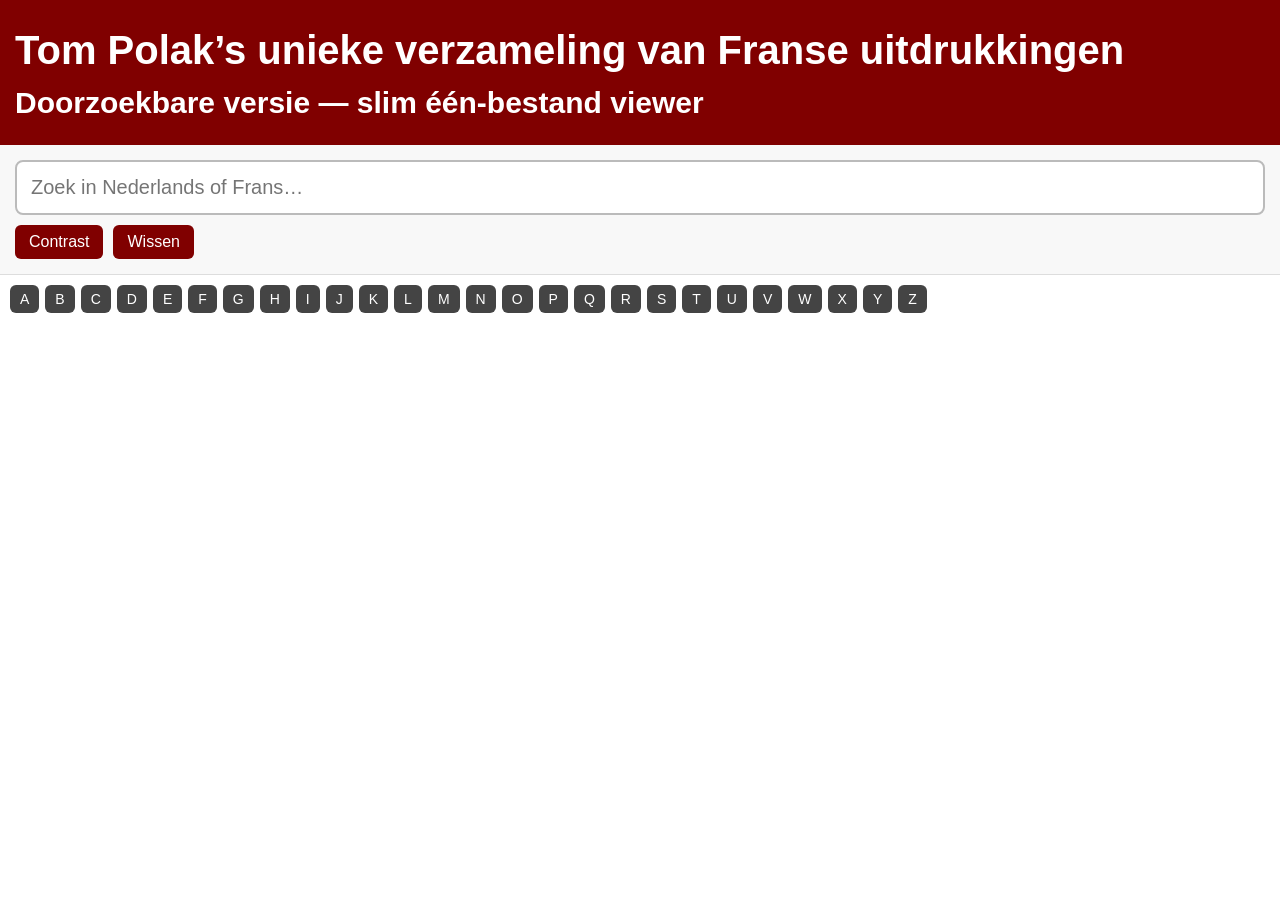
<file: taalarchief-slim.html>
<!doctype html>
<html lang="nl">
<head>
<meta charset="utf-8">
<title>Tom Polak’s Franse Uitdrukkingen — Slimme Viewer</title>
<meta name="viewport" content="width=device-width, initial-scale=1">

<style>
  body {
    font-family: "Segoe UI", Arial, sans-serif;
    font-size: 20px;
    line-height: 1.5;
    margin: 0;
    background: #ffffff;
    color: #111;
  }

  header {
    background: #800000;
    color: #fff;
    padding: 20px 15px;
    position: sticky;
    top: 0;
    z-index: 10;
  }

  h1, h2 {
    margin: 0;
    padding: 0;
  }

  .panel {
    padding: 15px;
    background: #f8f8f8;
    border-bottom: 1px solid #ddd;
  }

  input[type="search"] {
    width: 100%;
    padding: 14px;
    font-size: 20px;
    border: 2px solid #bbb;
    border-radius: 8px;
  }

  .toolbar {
    display: flex;
    gap: 10px;
    margin-top: 10px;
    flex-wrap: wrap;
  }

  button {
    padding: 8px 14px;
    border: none;
    background: #800000;
    color: #fff;
    border-radius: 6px;
    cursor: pointer;
    font-size: 16px;
  }

  button:hover {
    background: #5e0000;
  }

  .contrast {
    background: #333;
  }

  .contrast-mode body, .contrast-mode table {
    background: #000 !important;
    color: #fff !important;
  }

  .alphabet {
    padding: 10px;
    display: flex;
    flex-wrap: wrap;
    gap: 6px;
  }

  .alphabet button {
    background: #444;
    font-size: 14px;
    padding: 6px 10px;
  }

  table {
    width: 100%;
    border-collapse: collapse;
    margin: 15px 0;
    font-size: 20px;
  }

  th, td {
    padding: 10px;
    border-bottom: 1px solid #eee;
  }

  tr.hide {
    display: none;
  }

  mark {
    background: yellow;
    padding: 0 2px;
  }
</style>
</head>

<body>

<header>
  <h1>Tom Polak’s unieke verzameling van Franse uitdrukkingen</h1>
  <h2>Doorzoekbare versie — slim één-bestand viewer</h2>
</header>

<div class="panel">
  <input id="zoek" type="search" placeholder="Zoek in Nederlands of Frans…">
  <div class="toolbar">
    <button onclick="toggleContrast()">Contrast</button>
    <button onclick="wis()">Wissen</button>
  </div>
</div>

<div class="alphabet">
  <script>
    document.write(
      [..."ABCDEFGHIJKLMNOPQRSTUVWXYZ"]
        .map(l => `<button onclick="scrollToLetter('${l}')">${l}</button>`)
        .join("")
    );
  </script>
</div>

<!-- =============================== -->
<!-- HIER KOMT TOMS TABEL (PLAKKEN) -->
<!-- =============================== -->

<!-- Vervang onderstaande placeholder -->
<div id="tabelcontainer">
  <!-- PLAK HIER DE VOLLEDIGE TABEL UIT woordenlijst_V2.html -->
  <!-- Voorbeeld -->
  <!-- <table> … </table> -->
</div>

<script>
  const zoek = document.getElementById('zoek');

  function wis() {
    zoek.value = "";
    filter();
  }

  function filter() {
    const q = zoek.value.toLowerCase();
    const rows = document.querySelectorAll("tbody tr");

    rows.forEach(row => {
      const text = row.innerText.toLowerCase();

      if (q === "" || text.includes(q)) {
        row.classList.remove("hide");
        highlight(row, q);
      } else {
        row.classList.add("hide");
      }
    });
  }

  function highlight(row, q) {
    if (!q) {
      row.innerHTML = row.innerHTML.replace(/<mark>|<\/mark>/g, "");
      return;
    }

    const regex = new RegExp(`(${q})`, "gi");

    [...row.children].forEach(cell => {
      const t = cell.textContent;
      cell.innerHTML = t.replace(regex, "<mark>$1</mark>");
    });
  }

  zoek.addEventListener("input", () => filter());

  function toggleContrast() {
    document.body.classList.toggle("contrast-mode");
  }

  function scrollToLetter(letter) {
    const rows = document.querySelectorAll("tbody tr:not(.hide)");

    for (const r of rows) {
      const txt = r.innerText.trim().toUpperCase();
      if (txt.startsWith(letter)) {
        r.scrollIntoView({ behavior: "smooth", block: "start" });
        return;
      }
    }
  }
</script>

</body>
</html>
</file>
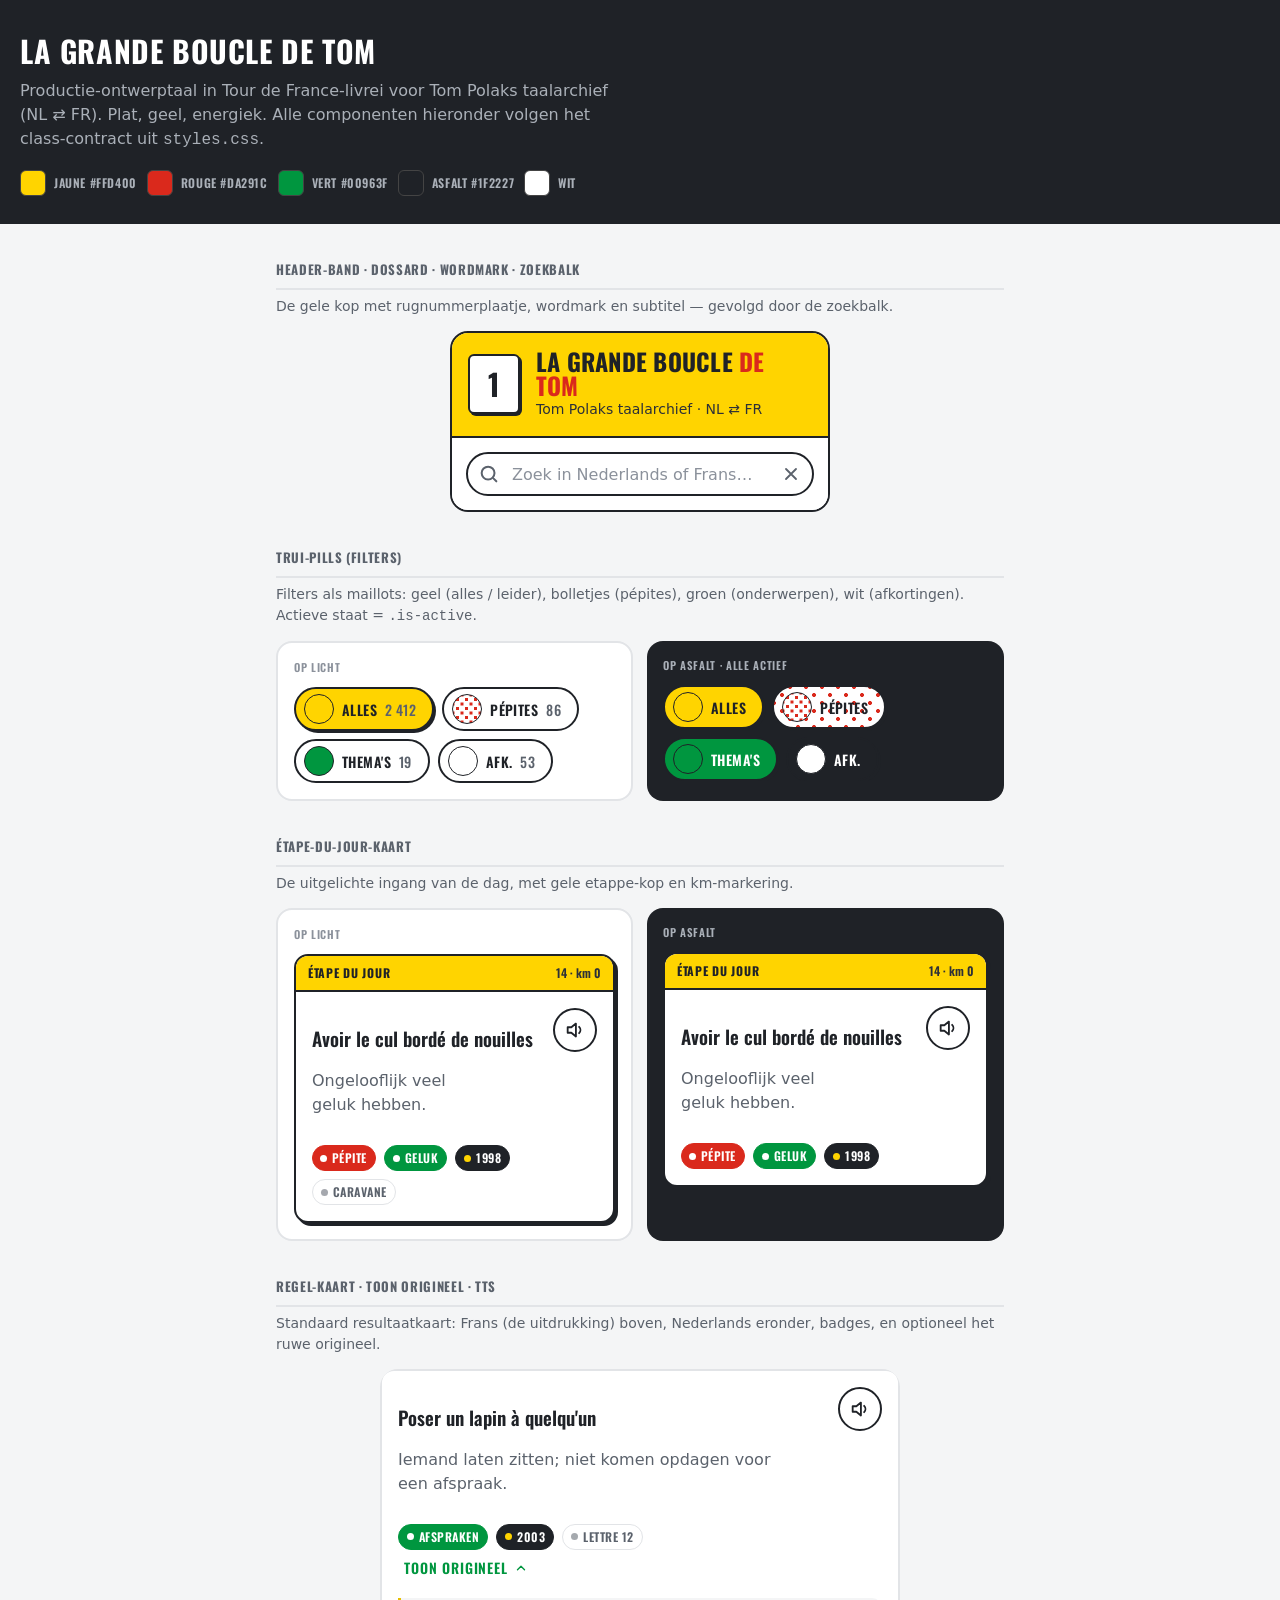
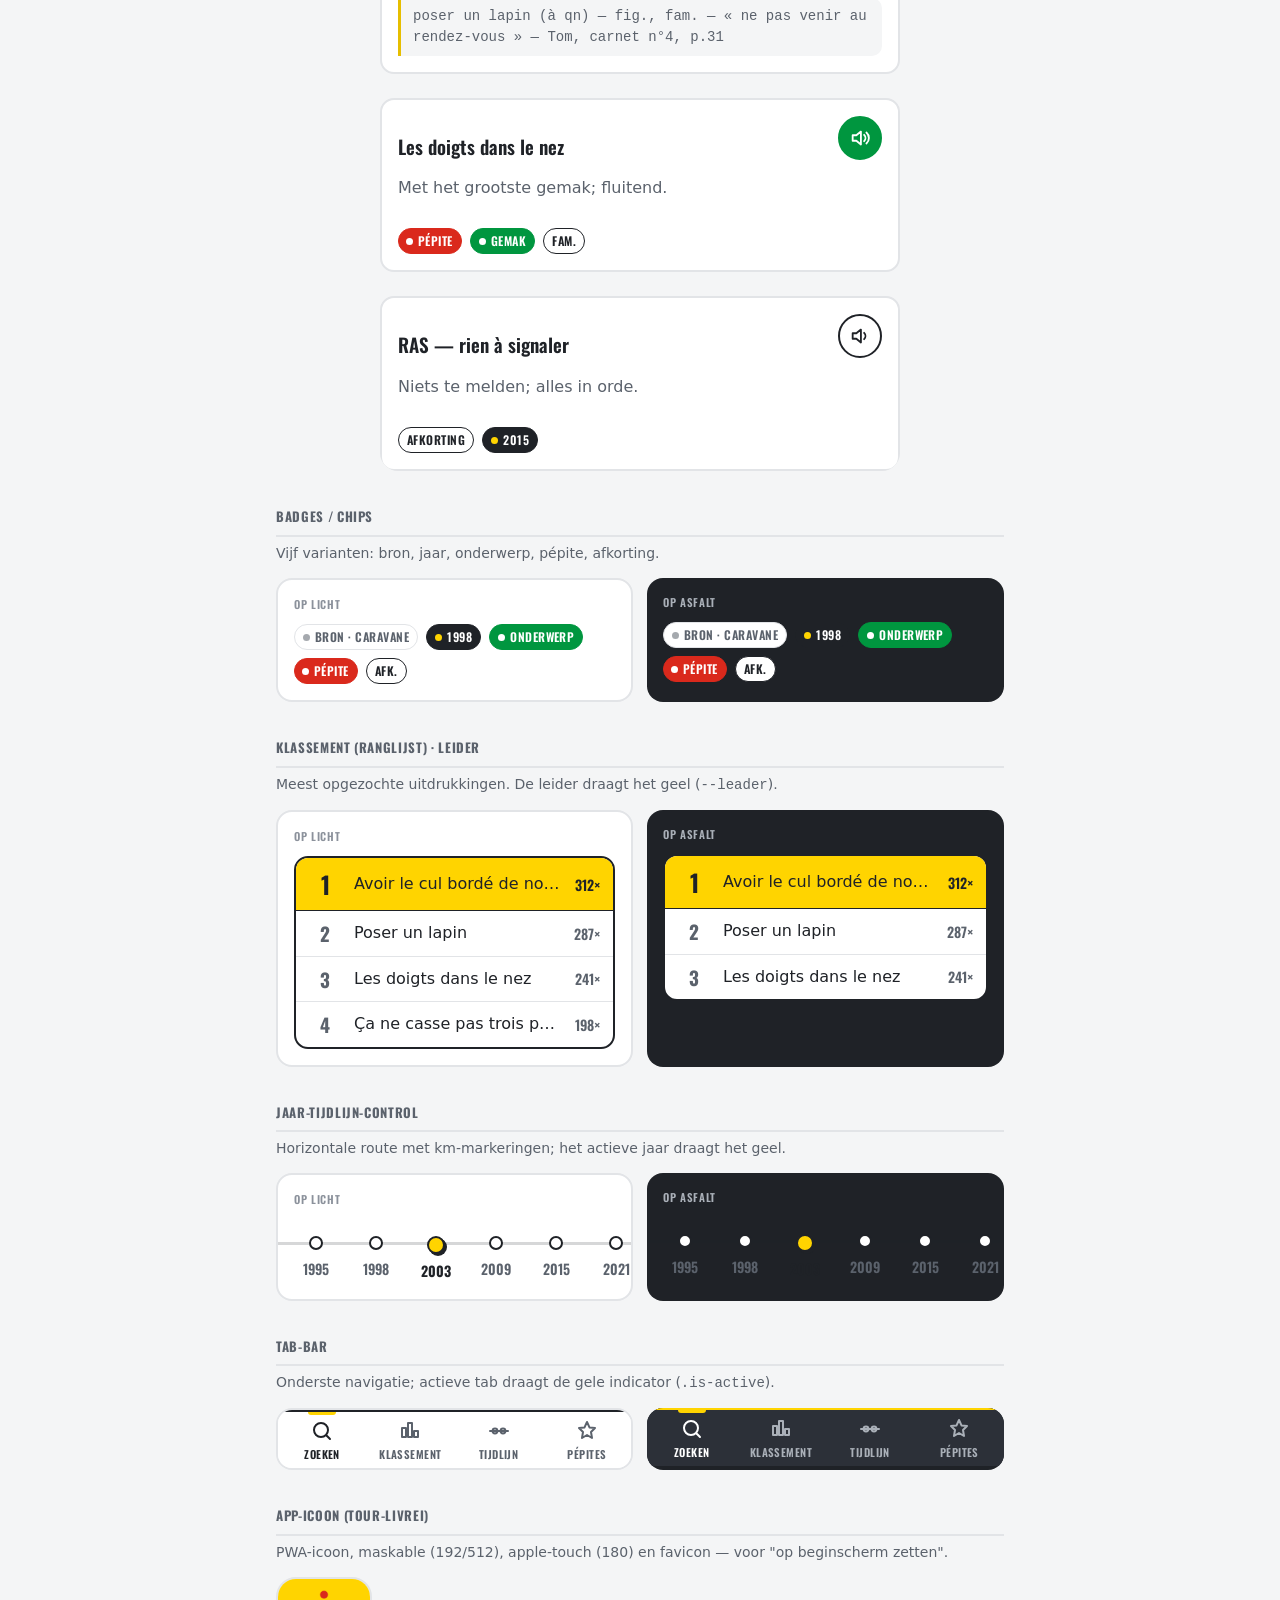
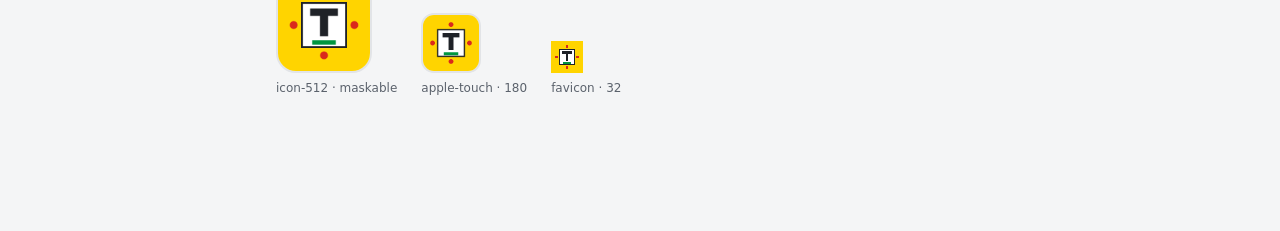
<file: design/styleguide.html>
<!doctype html>
<html lang="nl">
<head>
<meta charset="utf-8">
<meta name="viewport" content="width=device-width, initial-scale=1">
<title>La Grande Boucle de Tom — styleguide</title>

<link rel="preconnect" href="https://fonts.googleapis.com">
<link rel="preconnect" href="https://fonts.gstatic.com" crossorigin>
<link href="https://fonts.googleapis.com/css2?family=Oswald:wght@400;500;600;700&display=swap" rel="stylesheet">

<link rel="stylesheet" href="../styles.css">
<link rel="icon" href="../icons/favicon.svg" type="image/svg+xml">

<style>
  /* --- alleen voor de styleguide-pagina zelf (niet voor productie) --- */
  body { margin: 0; background: var(--gb-bg); }
  .sg-top {
    background: var(--gb-asphalt);
    color: var(--gb-on-dark);
    padding: 28px 20px;
  }
  .sg-top h1 {
    margin: 0;
    font-family: var(--gb-font-display);
    font-weight: 700;
    text-transform: uppercase;
    letter-spacing: 0.02em;
    font-size: 30px;
    color: #fff;
  }
  .sg-top p { margin: 6px 0 0; color: var(--gb-on-dark-soft); max-width: 60ch; }
  .sg-swatches { display: flex; flex-wrap: wrap; gap: 10px; margin-top: 18px; }
  .sg-swatch {
    display: flex; align-items: center; gap: 8px;
    font-family: var(--gb-font-display); font-size: 12px; font-weight: 600;
    text-transform: uppercase; letter-spacing: .05em; color: var(--gb-on-dark-soft);
  }
  .sg-swatch i {
    width: 26px; height: 26px; border-radius: 6px; border: 1.5px solid #444;
    display: block;
  }
  .sg-wrap { max-width: 760px; margin: 0 auto; padding: 0 16px 80px; }
  .sg-section { margin-top: 36px; }
  .sg-section > h2 {
    font-family: var(--gb-font-display); font-weight: 700; text-transform: uppercase;
    letter-spacing: .05em; font-size: 13px; color: var(--gb-ink-soft);
    margin: 0 0 4px; padding-bottom: 8px; border-bottom: 2px solid var(--gb-line);
  }
  .sg-section > p.note { margin: 6px 0 14px; color: var(--gb-ink-soft); font-size: 14px; }
  /* paneel licht / donker naast elkaar */
  .sg-panels { display: grid; gap: 14px; }
  @media (min-width: 720px) { .sg-panels { grid-template-columns: 1fr 1fr; } }
  .sg-panel { padding: 16px; border-radius: 16px; }
  .sg-panel--light { background: #fff; border: 2px solid var(--gb-line); }
  .sg-panel--dark { background: var(--gb-asphalt); }
  .sg-panel__tag {
    font-family: var(--gb-font-display); font-weight: 600; font-size: 11px;
    text-transform: uppercase; letter-spacing: .06em; margin-bottom: 12px;
  }
  .sg-panel--light .sg-panel__tag { color: var(--gb-ink-faint); }
  .sg-panel--dark .sg-panel__tag { color: var(--gb-on-dark-soft); }
  .sg-stack { display: grid; gap: 12px; }
  .sg-mockup { max-width: 380px; margin: 0 auto; border-radius: 18px; overflow: hidden; border: 2px solid var(--gb-asphalt); }
  .sg-cardlist { display: grid; gap: 12px; }
</style>
</head>
<body class="gb">

<header class="sg-top">
  <h1>La Grande Boucle de Tom</h1>
  <p>Productie-ontwerptaal in Tour de France-livrei voor Tom Polaks taalarchief (NL ⇄ FR). Plat, geel, energiek. Alle componenten hieronder volgen het class-contract uit <code>styles.css</code>.</p>
  <div class="sg-swatches">
    <span class="sg-swatch"><i style="background:#FFD400"></i>Jaune #FFD400</span>
    <span class="sg-swatch"><i style="background:#DA291C"></i>Rouge #DA291C</span>
    <span class="sg-swatch"><i style="background:#00963F"></i>Vert #00963F</span>
    <span class="sg-swatch"><i style="background:#1f2227"></i>Asfalt #1f2227</span>
    <span class="sg-swatch"><i style="background:#fff"></i>Wit</span>
  </div>
</header>

<div class="sg-wrap">

  <!-- ============ HEADER + DOSSARD + WORDMARK + ZOEK ============ -->
  <section class="sg-section">
    <h2>Header-band · dossard · wordmark · zoekbalk</h2>
    <p class="note">De gele kop met rugnummerplaatje, wordmark en subtitel — gevolgd door de zoekbalk.</p>
    <div class="sg-mockup">
      <header class="gb-header">
        <div class="gb-dossard">1</div>
        <div>
          <h1 class="gb-wordmark">La grande boucle <em>de Tom</em></h1>
          <p class="gb-sub">Tom Polaks taalarchief · NL ⇄ FR</p>
        </div>
      </header>
      <div style="padding:14px;background:#fff;">
        <div class="gb-search">
          <svg class="gb-search__icon" viewBox="0 0 24 24" fill="none" stroke="currentColor" stroke-width="2.2"><circle cx="11" cy="11" r="7"/><path d="m20 20-3.2-3.2" stroke-linecap="round"/></svg>
          <input type="search" placeholder="Zoek in Nederlands of Frans…" aria-label="Zoek">
          <button class="gb-search__clear" aria-label="Wissen">
            <svg viewBox="0 0 24 24" width="20" height="20" fill="none" stroke="currentColor" stroke-width="2.2"><path d="M6 6l12 12M18 6 6 18" stroke-linecap="round"/></svg>
          </button>
        </div>
      </div>
    </div>
  </section>

  <!-- ============ TRUI-PILLS ============ -->
  <section class="sg-section">
    <h2>Trui-pills (filters)</h2>
    <p class="note">Filters als maillots: geel (alles / leider), bolletjes (pépites), groen (onderwerpen), wit (afkortingen). Actieve staat = <code>.is-active</code>.</p>
    <div class="sg-panels">
      <div class="sg-panel sg-panel--light">
        <div class="sg-panel__tag">Op licht</div>
        <div class="gb-jerseys">
          <button class="gb-jersey gb-jersey--jaune is-active"><span class="gb-jersey__swatch"></span>Alles <span class="gb-jersey__count">2 412</span></button>
          <button class="gb-jersey gb-jersey--pois"><span class="gb-jersey__swatch"></span>Pépites <span class="gb-jersey__count">86</span></button>
          <button class="gb-jersey gb-jersey--vert"><span class="gb-jersey__swatch"></span>Thema's <span class="gb-jersey__count">19</span></button>
          <button class="gb-jersey gb-jersey--afk"><span class="gb-jersey__swatch"></span>Afk. <span class="gb-jersey__count">53</span></button>
        </div>
      </div>
      <div class="sg-panel sg-panel--dark">
        <div class="sg-panel__tag">Op asfalt · alle actief</div>
        <div class="gb-jerseys">
          <button class="gb-jersey gb-jersey--jaune is-active"><span class="gb-jersey__swatch"></span>Alles</button>
          <button class="gb-jersey gb-jersey--pois is-active"><span class="gb-jersey__swatch"></span>Pépites</button>
          <button class="gb-jersey gb-jersey--vert is-active"><span class="gb-jersey__swatch"></span>Thema's</button>
          <button class="gb-jersey gb-jersey--afk is-active"><span class="gb-jersey__swatch"></span>Afk.</button>
        </div>
      </div>
    </div>
  </section>

  <!-- ============ ÉTAPE DU JOUR ============ -->
  <section class="sg-section">
    <h2>Étape-du-jour-kaart</h2>
    <p class="note">De uitgelichte ingang van de dag, met gele etappe-kop en km-markering.</p>
    <div class="sg-panels">
      <div class="sg-panel sg-panel--light">
        <div class="sg-panel__tag">Op licht</div>
        <article class="gb-etape">
          <div class="gb-etape__head">
            <span class="gb-etape__flag">Étape du jour</span>
            <span class="gb-etape__km">14 · km 0</span>
          </div>
          <div class="gb-etape__body">
            <div class="gb-card__row">
              <div>
                <p class="gb-fr">Avoir le cul bordé de nouilles</p>
                <p class="gb-nl">Ongelooflijk veel geluk hebben.</p>
              </div>
              <button class="gb-tts" aria-label="Lees voor">
                <svg viewBox="0 0 24 24" fill="none" stroke="currentColor" stroke-width="2"><path d="M4 9v6h4l5 4V5L8 9H4z" stroke-linejoin="round"/><path d="M16.5 8.5a5 5 0 0 1 0 7" stroke-linecap="round"/></svg>
              </button>
            </div>
            <div class="gb-badges">
              <span class="gb-chip gb-chip--pepite">Pépite</span>
              <span class="gb-chip gb-chip--topic">Geluk</span>
              <span class="gb-chip gb-chip--year">1998</span>
              <span class="gb-chip gb-chip--source">Caravane</span>
            </div>
          </div>
        </article>
      </div>
      <div class="sg-panel sg-panel--dark">
        <div class="sg-panel__tag">Op asfalt</div>
        <article class="gb-etape">
          <div class="gb-etape__head">
            <span class="gb-etape__flag">Étape du jour</span>
            <span class="gb-etape__km">14 · km 0</span>
          </div>
          <div class="gb-etape__body">
            <div class="gb-card__row">
              <div>
                <p class="gb-fr">Avoir le cul bordé de nouilles</p>
                <p class="gb-nl">Ongelooflijk veel geluk hebben.</p>
              </div>
              <button class="gb-tts" aria-label="Lees voor">
                <svg viewBox="0 0 24 24" fill="none" stroke="currentColor" stroke-width="2"><path d="M4 9v6h4l5 4V5L8 9H4z" stroke-linejoin="round"/><path d="M16.5 8.5a5 5 0 0 1 0 7" stroke-linecap="round"/></svg>
              </button>
            </div>
            <div class="gb-badges">
              <span class="gb-chip gb-chip--pepite">Pépite</span>
              <span class="gb-chip gb-chip--topic">Geluk</span>
              <span class="gb-chip gb-chip--year">1998</span>
            </div>
          </div>
        </article>
      </div>
    </div>
  </section>

  <!-- ============ REGEL-KAART + RAW + TTS ============ -->
  <section class="sg-section">
    <h2>Regel-kaart · toon origineel · TTS</h2>
    <p class="note">Standaard resultaatkaart: Frans (de uitdrukking) boven, Nederlands eronder, badges, en optioneel het ruwe origineel.</p>
    <div class="sg-cardlist sg-mockup" style="border:none;max-width:520px;display:grid;gap:12px;padding:0;">
      <article class="gb-card">
        <div class="gb-card__row">
          <div>
            <p class="gb-fr">Poser un lapin à quelqu'un</p>
            <p class="gb-nl">Iemand laten zitten; niet komen opdagen voor een afspraak.</p>
          </div>
          <button class="gb-tts" aria-label="Lees voor">
            <svg viewBox="0 0 24 24" fill="none" stroke="currentColor" stroke-width="2"><path d="M4 9v6h4l5 4V5L8 9H4z" stroke-linejoin="round"/><path d="M16.5 8.5a5 5 0 0 1 0 7" stroke-linecap="round"/></svg>
          </button>
        </div>
        <div class="gb-badges">
          <span class="gb-chip gb-chip--topic">Afspraken</span>
          <span class="gb-chip gb-chip--year">2003</span>
          <span class="gb-chip gb-chip--source">Lettre 12</span>
        </div>
        <button class="gb-toggle" aria-expanded="true" aria-controls="raw-1">
          Toon origineel
          <svg class="gb-toggle__chev" viewBox="0 0 24 24" width="14" height="14" fill="none" stroke="currentColor" stroke-width="2.4"><path d="m6 9 6 6 6-6" stroke-linecap="round" stroke-linejoin="round"/></svg>
        </button>
        <div class="gb-raw" id="raw-1">poser un lapin (à qn) — fig., fam. — « ne pas venir au rendez-vous » — Tom, carnet n°4, p.31</div>
      </article>

      <article class="gb-card">
        <div class="gb-card__row">
          <div>
            <p class="gb-fr">Les doigts dans le nez</p>
            <p class="gb-nl">Met het grootste gemak; fluitend.</p>
          </div>
          <button class="gb-tts is-playing" aria-label="Bezig met voorlezen">
            <svg viewBox="0 0 24 24" fill="none" stroke="currentColor" stroke-width="2"><path d="M4 9v6h4l5 4V5L8 9H4z" stroke-linejoin="round"/><path d="M16.5 8.5a5 5 0 0 1 0 7" stroke-linecap="round"/><path d="M19 6a8 8 0 0 1 0 12" stroke-linecap="round"/></svg>
          </button>
        </div>
        <div class="gb-badges">
          <span class="gb-chip gb-chip--pepite">Pépite</span>
          <span class="gb-chip gb-chip--topic">Gemak</span>
          <span class="gb-chip gb-chip--afk">fam.</span>
        </div>
      </article>

      <article class="gb-card">
        <div class="gb-card__row">
          <div>
            <p class="gb-fr">RAS — rien à signaler</p>
            <p class="gb-nl">Niets te melden; alles in orde.</p>
          </div>
          <button class="gb-tts" aria-label="Lees voor">
            <svg viewBox="0 0 24 24" fill="none" stroke="currentColor" stroke-width="2"><path d="M4 9v6h4l5 4V5L8 9H4z" stroke-linejoin="round"/><path d="M16.5 8.5a5 5 0 0 1 0 7" stroke-linecap="round"/></svg>
          </button>
        </div>
        <div class="gb-badges">
          <span class="gb-chip gb-chip--afk">Afkorting</span>
          <span class="gb-chip gb-chip--year">2015</span>
        </div>
      </article>
    </div>
  </section>

  <!-- ============ BADGES / CHIPS ============ -->
  <section class="sg-section">
    <h2>Badges / chips</h2>
    <p class="note">Vijf varianten: bron, jaar, onderwerp, pépite, afkorting.</p>
    <div class="sg-panels">
      <div class="sg-panel sg-panel--light">
        <div class="sg-panel__tag">Op licht</div>
        <div class="gb-badges" style="margin-top:0">
          <span class="gb-chip gb-chip--source">Bron · Caravane</span>
          <span class="gb-chip gb-chip--year">1998</span>
          <span class="gb-chip gb-chip--topic">Onderwerp</span>
          <span class="gb-chip gb-chip--pepite">Pépite</span>
          <span class="gb-chip gb-chip--afk">Afk.</span>
        </div>
      </div>
      <div class="sg-panel sg-panel--dark">
        <div class="sg-panel__tag">Op asfalt</div>
        <div class="gb-badges" style="margin-top:0">
          <span class="gb-chip gb-chip--source">Bron · Caravane</span>
          <span class="gb-chip gb-chip--year">1998</span>
          <span class="gb-chip gb-chip--topic">Onderwerp</span>
          <span class="gb-chip gb-chip--pepite">Pépite</span>
          <span class="gb-chip gb-chip--afk">Afk.</span>
        </div>
      </div>
    </div>
  </section>

  <!-- ============ KLASSEMENT ============ -->
  <section class="sg-section">
    <h2>Klassement (ranglijst) · leider</h2>
    <p class="note">Meest opgezochte uitdrukkingen. De leider draagt het geel (<code>--leader</code>).</p>
    <div class="sg-panels">
      <div class="sg-panel sg-panel--light">
        <div class="sg-panel__tag">Op licht</div>
        <div class="gb-classement">
          <div class="gb-classement__row gb-classement__row--leader">
            <div class="gb-classement__pos">1</div>
            <div class="gb-classement__name">Avoir le cul bordé de nouilles</div>
            <div class="gb-classement__score">312×</div>
          </div>
          <div class="gb-classement__row">
            <div class="gb-classement__pos">2</div>
            <div class="gb-classement__name">Poser un lapin</div>
            <div class="gb-classement__score">287×</div>
          </div>
          <div class="gb-classement__row">
            <div class="gb-classement__pos">3</div>
            <div class="gb-classement__name">Les doigts dans le nez</div>
            <div class="gb-classement__score">241×</div>
          </div>
          <div class="gb-classement__row">
            <div class="gb-classement__pos">4</div>
            <div class="gb-classement__name">Ça ne casse pas trois pattes à un canard</div>
            <div class="gb-classement__score">198×</div>
          </div>
        </div>
      </div>
      <div class="sg-panel sg-panel--dark">
        <div class="sg-panel__tag">Op asfalt</div>
        <div class="gb-classement">
          <div class="gb-classement__row gb-classement__row--leader">
            <div class="gb-classement__pos">1</div>
            <div class="gb-classement__name">Avoir le cul bordé de nouilles</div>
            <div class="gb-classement__score">312×</div>
          </div>
          <div class="gb-classement__row">
            <div class="gb-classement__pos">2</div>
            <div class="gb-classement__name">Poser un lapin</div>
            <div class="gb-classement__score">287×</div>
          </div>
          <div class="gb-classement__row">
            <div class="gb-classement__pos">3</div>
            <div class="gb-classement__name">Les doigts dans le nez</div>
            <div class="gb-classement__score">241×</div>
          </div>
        </div>
      </div>
    </div>
  </section>

  <!-- ============ TIJDLIJN ============ -->
  <section class="sg-section">
    <h2>Jaar-tijdlijn-control</h2>
    <p class="note">Horizontale route met km-markeringen; het actieve jaar draagt het geel.</p>
    <div class="sg-panels">
      <div class="sg-panel sg-panel--light" style="padding:6px 0;overflow:hidden;">
        <div class="sg-panel__tag" style="padding:10px 16px 0">Op licht</div>
        <nav class="gb-timeline" aria-label="Jaartal kiezen">
          <button class="gb-timeline__tick"><span class="gb-timeline__dot"></span><span class="gb-timeline__year">1995</span></button>
          <button class="gb-timeline__tick"><span class="gb-timeline__dot"></span><span class="gb-timeline__year">1998</span></button>
          <button class="gb-timeline__tick is-active"><span class="gb-timeline__dot"></span><span class="gb-timeline__year">2003</span></button>
          <button class="gb-timeline__tick"><span class="gb-timeline__dot"></span><span class="gb-timeline__year">2009</span></button>
          <button class="gb-timeline__tick"><span class="gb-timeline__dot"></span><span class="gb-timeline__year">2015</span></button>
          <button class="gb-timeline__tick"><span class="gb-timeline__dot"></span><span class="gb-timeline__year">2021</span></button>
          <button class="gb-timeline__tick"><span class="gb-timeline__dot"></span><span class="gb-timeline__year">2024</span></button>
        </nav>
      </div>
      <div class="sg-panel sg-panel--dark" style="padding:6px 0;overflow:hidden;">
        <div class="sg-panel__tag" style="padding:10px 16px 0">Op asfalt</div>
        <nav class="gb-timeline" aria-label="Jaartal kiezen">
          <button class="gb-timeline__tick"><span class="gb-timeline__dot"></span><span class="gb-timeline__year">1995</span></button>
          <button class="gb-timeline__tick"><span class="gb-timeline__dot"></span><span class="gb-timeline__year">1998</span></button>
          <button class="gb-timeline__tick is-active"><span class="gb-timeline__dot"></span><span class="gb-timeline__year">2003</span></button>
          <button class="gb-timeline__tick"><span class="gb-timeline__dot"></span><span class="gb-timeline__year">2009</span></button>
          <button class="gb-timeline__tick"><span class="gb-timeline__dot"></span><span class="gb-timeline__year">2015</span></button>
          <button class="gb-timeline__tick"><span class="gb-timeline__dot"></span><span class="gb-timeline__year">2021</span></button>
        </nav>
      </div>
    </div>
  </section>

  <!-- ============ TAB-BAR ============ -->
  <section class="sg-section">
    <h2>Tab-bar</h2>
    <p class="note">Onderste navigatie; actieve tab draagt de gele indicator (<code>.is-active</code>).</p>
    <div class="sg-panels">
      <div class="sg-panel sg-panel--light" style="padding:0;overflow:hidden;">
        <nav class="gb-tabbar">
          <button class="gb-tab is-active">
            <svg viewBox="0 0 24 24" fill="none" stroke="currentColor" stroke-width="2"><circle cx="11" cy="11" r="7"/><path d="m20 20-3.2-3.2" stroke-linecap="round"/></svg>
            Zoeken
          </button>
          <button class="gb-tab">
            <svg viewBox="0 0 24 24" fill="none" stroke="currentColor" stroke-width="2"><path d="M4 18h4V9H4zM10 18h4V4h-4zM16 18h4v-6h-4z" stroke-linejoin="round"/></svg>
            Klassement
          </button>
          <button class="gb-tab">
            <svg viewBox="0 0 24 24" fill="none" stroke="currentColor" stroke-width="2"><path d="M3 12h18" stroke-linecap="round"/><circle cx="8" cy="12" r="2.4"/><circle cx="16" cy="12" r="2.4"/></svg>
            Tijdlijn
          </button>
          <button class="gb-tab">
            <svg viewBox="0 0 24 24" fill="none" stroke="currentColor" stroke-width="2"><path d="M12 3l2.6 5.6L20 9l-4 4 1 6-5-3-5 3 1-6-4-4 5.4-.4z" stroke-linejoin="round"/></svg>
            Pépites
          </button>
        </nav>
      </div>
      <div class="sg-panel sg-panel--dark gb-dark" style="padding:0;overflow:hidden;">
        <nav class="gb-tabbar">
          <button class="gb-tab is-active">
            <svg viewBox="0 0 24 24" fill="none" stroke="currentColor" stroke-width="2"><circle cx="11" cy="11" r="7"/><path d="m20 20-3.2-3.2" stroke-linecap="round"/></svg>
            Zoeken
          </button>
          <button class="gb-tab">
            <svg viewBox="0 0 24 24" fill="none" stroke="currentColor" stroke-width="2"><path d="M4 18h4V9H4zM10 18h4V4h-4zM16 18h4v-6h-4z" stroke-linejoin="round"/></svg>
            Klassement
          </button>
          <button class="gb-tab">
            <svg viewBox="0 0 24 24" fill="none" stroke="currentColor" stroke-width="2"><path d="M3 12h18" stroke-linecap="round"/><circle cx="8" cy="12" r="2.4"/><circle cx="16" cy="12" r="2.4"/></svg>
            Tijdlijn
          </button>
          <button class="gb-tab">
            <svg viewBox="0 0 24 24" fill="none" stroke="currentColor" stroke-width="2"><path d="M12 3l2.6 5.6L20 9l-4 4 1 6-5-3-5 3 1-6-4-4 5.4-.4z" stroke-linejoin="round"/></svg>
            Pépites
          </button>
        </nav>
      </div>
    </div>
  </section>

  <!-- ============ ICONEN ============ -->
  <section class="sg-section">
    <h2>App-icoon (Tour-livrei)</h2>
    <p class="note">PWA-icoon, maskable (192/512), apple-touch (180) en favicon — voor "op beginscherm zetten".</p>
    <div style="display:flex;gap:24px;align-items:flex-end;flex-wrap:wrap;">
      <figure style="margin:0;text-align:center;">
        <img src="../icons/icon-512.png" alt="App-icoon 512" width="96" height="96" style="border-radius:20px;border:2px solid var(--gb-line);display:block;">
        <figcaption style="font-size:12px;color:var(--gb-ink-soft);margin-top:6px;">icon-512 · maskable</figcaption>
      </figure>
      <figure style="margin:0;text-align:center;">
        <img src="../icons/apple-touch-icon.png" alt="Apple touch icon" width="60" height="60" style="border-radius:13px;border:2px solid var(--gb-line);display:block;">
        <figcaption style="font-size:12px;color:var(--gb-ink-soft);margin-top:6px;">apple-touch · 180</figcaption>
      </figure>
      <figure style="margin:0;text-align:center;">
        <img src="../icons/favicon-32.png" alt="Favicon" width="32" height="32" style="display:block;image-rendering:auto;">
        <figcaption style="font-size:12px;color:var(--gb-ink-soft);margin-top:6px;">favicon · 32</figcaption>
      </figure>
    </div>
  </section>

</div>
</body>
</html>
</file>
<file: styles.css>
/* =============================================================================
   La Grande Boucle de Tom — productie-ontwerptaal (Tour de France-livrei)
   Visuele laag voor het taalarchief van Tom Polak (NL ⇄ FR).

   NIET Anton's huisstijl. Geel hoofdkleur, bolletjes-rood, vert-groen, asfalt.
   Plat, geen kleurverlopen, sentence case, tap-targets >= 44px, mobile-first.

   KOPPELEN IN index.html (door Claude Code):
   <link rel="preconnect" href="https://fonts.googleapis.com">
   <link rel="preconnect" href="https://fonts.gstatic.com" crossorigin>
   <link href="https://fonts.googleapis.com/css2?family=Oswald:wght@400;500;600;700&display=swap" rel="stylesheet">
   <link rel="stylesheet" href="styles.css">
   <link rel="icon" href="icons/favicon.svg" type="image/svg+xml">
   <link rel="icon" href="icons/favicon-32.png" sizes="32x32" type="image/png">
   <link rel="apple-touch-icon" href="icons/apple-touch-icon.png">
   (manifest verwijst naar icons/icon-192.png en icons/icon-512.png, purpose "maskable any")

   Class-contract (gedeeld met Claude Code — exact deze namen):
   .gb-header .gb-dossard .gb-wordmark .gb-sub | .gb-search |
   .gb-etape .gb-card .gb-fr .gb-nl .gb-raw .gb-tts |
   .gb-badges .gb-chip + .gb-chip--source/--year/--topic/--pepite/--afk |
   .gb-jersey + .gb-jersey--jaune/--pois/--vert/--afk (.is-active) |
   .gb-classement .gb-classement__row .gb-classement__row--leader |
   .gb-timeline | .gb-tabbar .gb-tab (.is-active)
============================================================================= */

:root {
  /* ---- Palet ------------------------------------------------------------ */
  --gb-jaune:        #FFD400;   /* maillot jaune — hoofdkleur                */
  --gb-jaune-deep:   #E6BE00;   /* donkerder geel voor randen/hover         */
  --gb-rouge:        #DA291C;   /* bolletjes-rood — pépites / pois          */
  --gb-vert:         #00963F;   /* maillot vert — accent / topics           */
  --gb-asphalt:      #1f2227;   /* asfalt — tekst & lijnen                  */
  --gb-asphalt-2:    #2c3038;   /* zachter asfalt                           */
  --gb-white:        #ffffff;

  /* ---- Afgeleide oppervlakken (licht) ---------------------------------- */
  --gb-bg:           #f4f5f6;   /* app-achtergrond                          */
  --gb-surface:      #ffffff;   /* kaarten                                  */
  --gb-ink:          var(--gb-asphalt);
  --gb-ink-soft:     #5b626c;   /* gedempte tekst                          */
  --gb-ink-faint:    #8b919b;
  --gb-line:         #e2e4e7;   /* haarlijn                                 */
  --gb-line-strong:  var(--gb-asphalt);

  /* ---- Tinten op asfalt (donkere oppervlakken) ------------------------- */
  --gb-on-dark:      #f3f4f5;
  --gb-on-dark-soft: #aab0b8;
  --gb-line-on-dark: #3a3f47;

  /* ---- Typografie ------------------------------------------------------- */
  --gb-font-display: "Oswald", "Segoe UI", system-ui, sans-serif;   /* koppen, labels, klassement */
  --gb-font-body:    system-ui, -apple-system, "Segoe UI", Roboto, Arial, sans-serif;

  --gb-fs-xs:  12px;
  --gb-fs-sm:  14px;
  --gb-fs-md:  16px;   /* basis lopende tekst                              */
  --gb-fs-lg:  19px;
  --gb-fs-xl:  24px;
  --gb-fs-2xl: 30px;
  --gb-fs-3xl: 40px;

  --gb-track-label: 0.06em;   /* letterspacing voor uppercase labels        */

  /* ---- Ruimte (8pt-raster) --------------------------------------------- */
  --gb-1: 4px;
  --gb-2: 8px;
  --gb-3: 12px;
  --gb-4: 16px;
  --gb-5: 20px;
  --gb-6: 24px;
  --gb-8: 32px;
  --gb-10: 40px;

  /* ---- Randen / vorm ---------------------------------------------------- */
  --gb-radius:    14px;
  --gb-radius-sm: 10px;
  --gb-radius-lg: 18px;
  --gb-pill:      999px;
  --gb-border:    2px;

  /* ---- Platte "hard offset" schaduw (geen blur, energieke livrei) ------- */
  --gb-pop:    3px 3px 0 0 var(--gb-asphalt);
  --gb-pop-sm: 2px 2px 0 0 var(--gb-asphalt);

  /* ---- Tap-target minimum ---------------------------------------------- */
  --gb-tap: 44px;

  /* ---- Bolletjes-patroon (pois / pépite) — platte stippen, geen verloop - */
  --gb-pois-size: 16px;
}

/* =============================================================================
   Basis
============================================================================= */
*,
*::before,
*::after { box-sizing: border-box; }

.gb-app,
body.gb {
  margin: 0;
  background: var(--gb-bg);
  color: var(--gb-ink);
  font-family: var(--gb-font-body);
  font-size: var(--gb-fs-md);
  line-height: 1.5;
  -webkit-text-size-adjust: 100%;
  -webkit-font-smoothing: antialiased;
}

/* Donker oppervlak-scope: zet op een sectie om componenten op asfalt te tonen */
.gb-dark {
  background: var(--gb-asphalt);
  color: var(--gb-on-dark);
}

/* Gedeelde focus-stijl (toegankelijk, zichtbaar op geel én asfalt) */
.gb-app :focus-visible,
.gb :focus-visible,
.gb-focusable:focus-visible {
  outline: 3px solid var(--gb-vert);
  outline-offset: 2px;
  border-radius: var(--gb-radius-sm);
}

/* Uppercase label-helper (Oswald) */
.gb-label {
  font-family: var(--gb-font-display);
  font-weight: 600;
  text-transform: uppercase;
  letter-spacing: var(--gb-track-label);
  font-size: var(--gb-fs-xs);
  line-height: 1;
}

/* =============================================================================
   Header-band + dossard + wordmark
============================================================================= */
.gb-header {
  position: sticky;
  top: 0;
  z-index: 30;
  display: flex;
  align-items: center;
  gap: var(--gb-4);
  padding: var(--gb-4);
  background: var(--gb-jaune);
  color: var(--gb-asphalt);
  /* Bolletjes-rand onderaan = knipoog naar het bergtruitje */
  border-bottom: var(--gb-border) solid var(--gb-asphalt);
}

/* Dossard = rugnummerplaatje van de renner */
.gb-dossard {
  flex: none;
  display: grid;
  place-items: center;
  width: 52px;
  height: 60px;
  background: var(--gb-white);
  color: var(--gb-asphalt);
  border: var(--gb-border) solid var(--gb-asphalt);
  border-radius: 6px;
  box-shadow: var(--gb-pop-sm);
  font-family: var(--gb-font-display);
  font-weight: 700;
  font-size: var(--gb-fs-2xl);
  line-height: 1;
  font-variant-numeric: tabular-nums;
}

.gb-wordmark {
  margin: 0;
  font-family: var(--gb-font-display);
  font-weight: 700;
  text-transform: uppercase;
  letter-spacing: 0.01em;
  font-size: var(--gb-fs-xl);
  line-height: 1.02;
  color: var(--gb-asphalt);
}
/* "de Tom" / accentwoord in de wordmark mag rood */
.gb-wordmark em {
  font-style: normal;
  color: var(--gb-rouge);
}

.gb-sub {
  margin: 2px 0 0;
  font-family: var(--gb-font-body);
  font-size: var(--gb-fs-sm);
  font-weight: 500;
  color: var(--gb-asphalt-2);
}

/* =============================================================================
   Zoekbalk
============================================================================= */
.gb-search {
  position: relative;
  display: flex;
  align-items: center;
}
.gb-search__icon {
  position: absolute;
  left: var(--gb-3);
  width: 22px;
  height: 22px;
  color: var(--gb-ink-soft);
  pointer-events: none;
}
.gb-search input,
.gb-search__input {
  width: 100%;
  min-height: var(--gb-tap);
  padding: 0 var(--gb-4) 0 44px;
  font-family: var(--gb-font-body);
  font-size: var(--gb-fs-md);
  color: var(--gb-ink);
  background: var(--gb-surface);
  border: var(--gb-border) solid var(--gb-asphalt);
  border-radius: var(--gb-pill);
  appearance: none;
}
.gb-search input::placeholder { color: var(--gb-ink-faint); }
.gb-search input:focus,
.gb-search__input:focus {
  outline: none;
  border-color: var(--gb-asphalt);
  box-shadow: 0 0 0 3px var(--gb-jaune);
}
/* Wis-knop */
.gb-search__clear {
  position: absolute;
  right: 6px;
  display: grid;
  place-items: center;
  width: 34px;
  height: 34px;
  border: none;
  border-radius: var(--gb-pill);
  background: transparent;
  color: var(--gb-ink-soft);
  cursor: pointer;
}
.gb-search__clear:hover { background: var(--gb-line); color: var(--gb-ink); }

/* =============================================================================
   Étape-du-jour-kaart (uitgelichte ingang) + regel-kaart
============================================================================= */
.gb-etape {
  background: var(--gb-surface);
  border: var(--gb-border) solid var(--gb-asphalt);
  border-radius: var(--gb-radius);
  box-shadow: var(--gb-pop);
  overflow: hidden;
}
/* Gele kop met etappe-markering */
.gb-etape__head {
  display: flex;
  align-items: center;
  gap: var(--gb-2);
  padding: var(--gb-2) var(--gb-3);
  background: var(--gb-jaune);
  border-bottom: var(--gb-border) solid var(--gb-asphalt);
}
.gb-etape__flag {
  font-family: var(--gb-font-display);
  font-weight: 700;
  text-transform: uppercase;
  letter-spacing: var(--gb-track-label);
  font-size: var(--gb-fs-xs);
  color: var(--gb-asphalt);
  white-space: nowrap;
}
.gb-etape__km {
  margin-left: auto;
  font-family: var(--gb-font-display);
  font-weight: 600;
  font-size: var(--gb-fs-xs);
  color: var(--gb-asphalt-2);
  font-variant-numeric: tabular-nums;
}
.gb-etape__body { padding: var(--gb-4); }

/* Standaard regel-kaart */
.gb-card {
  position: relative;
  display: block;
  padding: var(--gb-4);
  background: var(--gb-surface);
  border: var(--gb-border) solid var(--gb-line);
  border-radius: var(--gb-radius);
}
.gb-card + .gb-card { margin-top: var(--gb-3); }
a.gb-card,
.gb-card--link { cursor: pointer; transition: border-color .12s ease, transform .12s ease; }
a.gb-card:hover,
.gb-card--link:hover { border-color: var(--gb-asphalt); }

/* Frans = de uitdrukking (de pépite). Nederlands = de betekenis. */
.gb-fr {
  font-family: var(--gb-font-display);
  font-weight: 600;
  font-size: var(--gb-fs-lg);
  line-height: 1.2;
  color: var(--gb-ink);
  text-wrap: pretty;
}
.gb-nl {
  margin-top: var(--gb-1);
  font-family: var(--gb-font-body);
  font-size: var(--gb-fs-md);
  color: var(--gb-ink-soft);
  text-wrap: pretty;
}

/* Origineel/ruwe bron — getoond via "toon origineel" */
.gb-raw {
  margin-top: var(--gb-3);
  padding: var(--gb-2) var(--gb-3);
  background: var(--gb-bg);
  border-left: 3px solid var(--gb-jaune-deep);
  border-radius: 0 var(--gb-radius-sm) var(--gb-radius-sm) 0;
  font-family: ui-monospace, "SFMono-Regular", Menlo, Consolas, monospace;
  font-size: var(--gb-fs-sm);
  color: var(--gb-ink-soft);
  white-space: pre-wrap;
  word-break: break-word;
}
.gb-raw[hidden] { display: none; }

/* "toon origineel"-schakelaar (tekstknop) */
.gb-toggle {
  display: inline-flex;
  align-items: center;
  gap: 6px;
  min-height: 36px;
  padding: 0 6px;
  border: none;
  background: transparent;
  color: var(--gb-vert);
  font-family: var(--gb-font-display);
  font-weight: 600;
  font-size: var(--gb-fs-sm);
  text-transform: uppercase;
  letter-spacing: var(--gb-track-label);
  cursor: pointer;
}
.gb-toggle:hover { text-decoration: underline; }
.gb-toggle__chev { transition: transform .15s ease; }
.gb-toggle[aria-expanded="true"] .gb-toggle__chev { transform: rotate(180deg); }

/* TTS-knopje — rond luidsprekerknopje, tap-target >= 44px */
.gb-tts {
  flex: none;
  display: inline-grid;
  place-items: center;
  width: var(--gb-tap);
  height: var(--gb-tap);
  border: var(--gb-border) solid var(--gb-asphalt);
  border-radius: var(--gb-pill);
  background: var(--gb-white);
  color: var(--gb-asphalt);
  cursor: pointer;
  transition: background .12s ease, transform .08s ease;
}
.gb-tts:hover { background: var(--gb-jaune); }
.gb-tts:active { transform: translateY(1px); }
.gb-tts svg { width: 22px; height: 22px; }
.gb-tts.is-playing { background: var(--gb-vert); border-color: var(--gb-vert); color: var(--gb-white); }

/* Handige rij: fr-tekst links, tts rechts */
.gb-card__row {
  display: flex;
  align-items: flex-start;
  justify-content: space-between;
  gap: var(--gb-3);
}

/* =============================================================================
   Badges / chips
============================================================================= */
.gb-badges {
  display: flex;
  flex-wrap: wrap;
  gap: var(--gb-2);
  margin-top: var(--gb-3);
}
.gb-chip {
  display: inline-flex;
  align-items: center;
  gap: 5px;
  min-height: 26px;
  padding: 0 var(--gb-2);
  border: 1.5px solid var(--gb-line-strong);
  border-radius: var(--gb-pill);
  background: var(--gb-white);
  color: var(--gb-asphalt);
  font-family: var(--gb-font-display);
  font-weight: 600;
  font-size: var(--gb-fs-xs);
  text-transform: uppercase;
  letter-spacing: 0.04em;
  white-space: nowrap;
}
.gb-chip::before {
  content: "";
  width: 7px;
  height: 7px;
  border-radius: var(--gb-pill);
  background: currentColor;
  opacity: .55;
}

/* Bron — neutraal/asfalt */
.gb-chip--source {
  border-color: var(--gb-line);
  color: var(--gb-ink-soft);
}
/* Jaar — asfalt gevuld, tabular */
.gb-chip--year {
  background: var(--gb-asphalt);
  border-color: var(--gb-asphalt);
  color: var(--gb-white);
  font-variant-numeric: tabular-nums;
}
.gb-chip--year::before { background: var(--gb-jaune); opacity: 1; }
/* Onderwerp — groen (vert) */
.gb-chip--topic {
  background: var(--gb-vert);
  border-color: var(--gb-vert);
  color: var(--gb-white);
}
.gb-chip--topic::before { background: var(--gb-white); opacity: 1; }
/* Pépite — bolletjes-rood, het "gevonden goud" */
.gb-chip--pepite {
  background: var(--gb-rouge);
  border-color: var(--gb-rouge);
  color: var(--gb-white);
  padding-left: 7px;
}
.gb-chip--pepite::before {
  background: var(--gb-white);
  opacity: 1;
}
/* Afkorting */
.gb-chip--afk {
  background: var(--gb-white);
  border-color: var(--gb-asphalt);
  color: var(--gb-asphalt);
}
.gb-chip--afk::before { display: none; }

/* =============================================================================
   Trui-pills (filters als maillots)
============================================================================= */
.gb-jerseys {
  display: flex;
  flex-wrap: wrap;
  gap: var(--gb-2);
}
.gb-jersey {
  display: inline-flex;
  align-items: center;
  gap: var(--gb-2);
  min-height: var(--gb-tap);
  padding: 0 var(--gb-4) 0 var(--gb-2);
  border: var(--gb-border) solid var(--gb-asphalt);
  border-radius: var(--gb-pill);
  background: var(--gb-white);
  color: var(--gb-asphalt);
  font-family: var(--gb-font-display);
  font-weight: 600;
  font-size: var(--gb-fs-sm);
  text-transform: uppercase;
  letter-spacing: 0.03em;
  white-space: nowrap;
  cursor: pointer;
  transition: transform .08s ease, box-shadow .12s ease;
}
.gb-jersey:active { transform: translateY(1px); }
/* Trui-icoon = klein kleurplaatje dat de maillot voorstelt */
.gb-jersey__swatch {
  flex: none;
  width: 30px;
  height: 30px;
  border-radius: var(--gb-pill);
  border: 1.5px solid var(--gb-asphalt);
  background: var(--gb-white);
}
.gb-jersey__count {
  font-variant-numeric: tabular-nums;
  color: var(--gb-ink-soft);
  font-weight: 500;
}

/* Maillot jaune */
.gb-jersey--jaune .gb-jersey__swatch { background: var(--gb-jaune); }
.gb-jersey--jaune.is-active {
  background: var(--gb-jaune);
  box-shadow: var(--gb-pop-sm);
}
/* Bolletjestrui (pois) — wit met rode bolletjes */
.gb-jersey--pois .gb-jersey__swatch {
  background-color: var(--gb-white);
  background-image:
    radial-gradient(var(--gb-rouge) 30%, transparent 31%),
    radial-gradient(var(--gb-rouge) 30%, transparent 31%);
  background-size: 9px 9px;
  background-position: 0 0, 4.5px 4.5px;
}
.gb-jersey--pois.is-active {
  background-color: #fff;
  background-image:
    radial-gradient(var(--gb-rouge) 18%, transparent 19%),
    radial-gradient(var(--gb-rouge) 18%, transparent 19%);
  background-size: var(--gb-pois-size) var(--gb-pois-size);
  background-position: 0 0, calc(var(--gb-pois-size) / 2) calc(var(--gb-pois-size) / 2);
  box-shadow: var(--gb-pop-sm);
}
/* Maillot vert */
.gb-jersey--vert .gb-jersey__swatch { background: var(--gb-vert); }
.gb-jersey--vert.is-active {
  background: var(--gb-vert);
  color: var(--gb-white);
  box-shadow: var(--gb-pop-sm);
}
.gb-jersey--vert.is-active .gb-jersey__count { color: rgba(255,255,255,.8); }
/* Afkortingen-trui — maillot blanc */
.gb-jersey--afk .gb-jersey__swatch { background: var(--gb-white); }
.gb-jersey--afk.is-active {
  background: var(--gb-asphalt);
  color: var(--gb-white);
  box-shadow: var(--gb-pop-sm);
}
.gb-jersey--afk.is-active .gb-jersey__count { color: rgba(255,255,255,.8); }

/* =============================================================================
   Klassement (ranglijst) + leider-highlight (maillot jaune)
============================================================================= */
.gb-classement {
  background: var(--gb-surface);
  border: var(--gb-border) solid var(--gb-asphalt);
  border-radius: var(--gb-radius);
  overflow: hidden;
}
.gb-classement__row {
  display: grid;
  grid-template-columns: 34px 1fr auto;
  align-items: center;
  gap: var(--gb-3);
  min-height: var(--gb-tap);
  padding: var(--gb-2) var(--gb-3);
  border-top: 1px solid var(--gb-line);
}
.gb-classement__row:first-child { border-top: none; }
/* Positie-nummer (Oswald, tabular) */
.gb-classement__pos {
  font-family: var(--gb-font-display);
  font-weight: 700;
  font-size: var(--gb-fs-lg);
  color: var(--gb-ink-soft);
  text-align: center;
  font-variant-numeric: tabular-nums;
}
.gb-classement__name {
  font-family: var(--gb-font-body);
  font-size: var(--gb-fs-md);
  color: var(--gb-ink);
  min-width: 0;
  overflow: hidden;
  text-overflow: ellipsis;
  white-space: nowrap;
}
.gb-classement__score {
  font-family: var(--gb-font-display);
  font-weight: 600;
  font-size: var(--gb-fs-sm);
  color: var(--gb-ink-soft);
  font-variant-numeric: tabular-nums;
}
/* Leider draagt het geel */
.gb-classement__row--leader {
  background: var(--gb-jaune);
  border-top-color: var(--gb-asphalt);
}
.gb-classement__row--leader + .gb-classement__row { border-top-color: var(--gb-asphalt); }
.gb-classement__row--leader .gb-classement__pos,
.gb-classement__row--leader .gb-classement__name,
.gb-classement__row--leader .gb-classement__score { color: var(--gb-asphalt); }
.gb-classement__row--leader .gb-classement__pos { font-size: var(--gb-fs-xl); }

/* =============================================================================
   Jaar-tijdlijn-control (route met km-markeringen)
============================================================================= */
.gb-timeline {
  position: relative;
  display: flex;
  gap: var(--gb-2);
  padding: var(--gb-4) var(--gb-3) var(--gb-3);
  overflow-x: auto;
  scroll-snap-type: x proximity;
  -webkit-overflow-scrolling: touch;
}
/* De "weg" — doorlopende lijn achter de markeringen */
.gb-timeline::before {
  content: "";
  position: absolute;
  left: 0;
  right: 0;
  top: 22px;
  height: 3px;
  background: var(--gb-asphalt);
  opacity: .18;
}
.gb-timeline__tick {
  position: relative;
  flex: none;
  display: grid;
  justify-items: center;
  gap: 6px;
  padding: 0 2px;
  min-width: 52px;
  scroll-snap-align: center;
  border: none;
  background: transparent;
  cursor: pointer;
}
/* Markering = punt op de route */
.gb-timeline__dot {
  width: 14px;
  height: 14px;
  border-radius: var(--gb-pill);
  background: var(--gb-white);
  border: var(--gb-border) solid var(--gb-asphalt);
}
.gb-timeline__year {
  font-family: var(--gb-font-display);
  font-weight: 600;
  font-size: var(--gb-fs-sm);
  color: var(--gb-ink-soft);
  font-variant-numeric: tabular-nums;
}
.gb-timeline__tick.is-active .gb-timeline__dot {
  background: var(--gb-jaune);
  width: 18px;
  height: 18px;
  box-shadow: var(--gb-pop-sm);
}
.gb-timeline__tick.is-active .gb-timeline__year {
  color: var(--gb-asphalt);
  font-weight: 700;
}

/* =============================================================================
   Tab-bar (onderaan, mobiel)
============================================================================= */
.gb-tabbar {
  position: sticky;
  bottom: 0;
  z-index: 30;
  display: flex;
  align-items: stretch;
  background: var(--gb-surface);
  border-top: var(--gb-border) solid var(--gb-asphalt);
  padding-bottom: env(safe-area-inset-bottom, 0);
}
.gb-tab {
  flex: 1;
  display: flex;
  flex-direction: column;
  align-items: center;
  justify-content: center;
  gap: 3px;
  min-height: 56px;
  padding: 6px 2px;
  border: none;
  background: transparent;
  color: var(--gb-ink-soft);
  font-family: var(--gb-font-display);
  font-weight: 600;
  font-size: 11px;
  text-transform: uppercase;
  letter-spacing: 0.04em;
  text-decoration: none;
  cursor: pointer;
}
.gb-tab svg { width: 24px; height: 24px; }
/* Actieve tab: gele indicator-balk bovenaan + asfalt-tekst */
.gb-tab::before {
  content: "";
  position: absolute;
  top: 0;
  width: 28px;
  height: 3px;
  border-radius: 0 0 3px 3px;
  background: transparent;
}
.gb-tab { position: relative; }
.gb-tab.is-active { color: var(--gb-asphalt); }
.gb-tab.is-active::before { background: var(--gb-jaune); }

/* Tab-bar werkt ook op asfalt-scope (donkere variant) */
.gb-dark .gb-tabbar {
  background: var(--gb-asphalt-2);
  border-top-color: var(--gb-jaune);
}
.gb-dark .gb-tab { color: var(--gb-on-dark-soft); }
.gb-dark .gb-tab.is-active { color: var(--gb-white); }

/* =============================================================================
   Kleine helpers voor donkere oppervlakken
   (kaarten blijven wit en poppen vanzelf; tekst-only elementen aanpassen)
============================================================================= */
.gb-dark .gb-sub { color: var(--gb-on-dark-soft); }
.gb-dark .gb-timeline::before { background: var(--gb-on-dark); opacity: .25; }
.gb-dark .gb-timeline__year { color: var(--gb-on-dark-soft); }
.gb-dark .gb-timeline__dot { border-color: var(--gb-on-dark); }

/* =============================================================================
   Reduced motion
============================================================================= */
@media (prefers-reduced-motion: reduce) {
  * { transition: none !important; animation: none !important; }
}

/* =============================================================================
   ▼▼▼  APP-LAYOUT-GLUE — toegevoegd door Claude Code  ▼▼▼
   Niet-component scaffolding die de handoff (bewust) niet dekt: de app-shell,
   de gevirtualiseerde scroller, het wisselen van views, de extra filters
   (bron/jaar) en de Prologue-prozatekst. Hergebruikt de design-tokens; geen
   enkele component-regel hierboven wordt overschreven.
============================================================================= */
html, body { height: auto; }
/* Eén doorlopende body-scroll — geen geneste scroll-container, geen 100vh-val.
   De header blijft klein-sticky; de tabbar plakt onderaan; al het andere
   (controls, étape, resultatenlijst, overige views) scrolt als één pagina. */
body.gb {
  min-height: 100%;
  /* ruimte zodat de laatste kaarten niet achter de sticky tabbar verdwijnen */
  padding-bottom: calc(58px + env(safe-area-inset-bottom, 0px));
}

/* Controls-band onder de header (zoek + truien + filters) — normaal in de flow */
.gb-controls {
  display: grid;
  gap: var(--gb-3);
  padding: var(--gb-3) var(--gb-4);
  background: var(--gb-bg);
  border-bottom: 1px solid var(--gb-line);
}
.gb-jerseys { overflow-x: auto; -webkit-overflow-scrolling: touch; }

/* "Meer filters" (bron + jaar) — gestyled met de design-tokens */
.gb-morefilters { font-family: var(--gb-font-body); }
.gb-morefilters > summary {
  list-style: none; cursor: pointer;
  font-family: var(--gb-font-display); font-weight: 600;
  text-transform: uppercase; letter-spacing: var(--gb-track-label);
  font-size: var(--gb-fs-xs); color: var(--gb-ink-soft);
  min-height: 32px; display: flex; align-items: center; gap: 6px;
}
.gb-morefilters > summary::-webkit-details-marker { display: none; }
.gb-filterbody { display: grid; gap: var(--gb-3); padding-top: var(--gb-3); }
.gb-field { display: grid; gap: 4px; }
.gb-field > span { font-size: var(--gb-fs-xs); color: var(--gb-ink-soft); }
.gb-field select {
  min-height: var(--gb-tap); padding: 0 var(--gb-3);
  border: var(--gb-border) solid var(--gb-asphalt); border-radius: var(--gb-radius-sm);
  background: var(--gb-surface); color: var(--gb-ink);
  font-family: var(--gb-font-body); font-size: var(--gb-fs-md);
}
.gb-field input[type="range"] { width: 100%; accent-color: var(--gb-rouge); }
.gb-reset {
  justify-self: start; min-height: 36px; padding: 0 var(--gb-3);
  border: var(--gb-border) solid var(--gb-asphalt); border-radius: var(--gb-pill);
  background: var(--gb-surface); color: var(--gb-asphalt);
  font-family: var(--gb-font-display); font-weight: 600; text-transform: uppercase;
  letter-spacing: var(--gb-track-label); font-size: var(--gb-fs-xs); cursor: pointer;
}
.gb-count {
  font-family: var(--gb-font-display); font-weight: 600; text-transform: uppercase;
  letter-spacing: var(--gb-track-label); font-size: var(--gb-fs-xs);
  color: var(--gb-ink-soft);
}

/* Main + views — alles in de normale flow; alleen de actieve view is zichtbaar */
.gb-main { display: block; }
.gb-view { display: none; }
.gb-view.is-active { display: block; }
#view-classement, #view-timeline, #view-prologue { padding: var(--gb-4); }

/* Peloton: étape boven, dan de (gevirtualiseerde) lijst — geen eigen scroll */
#view-peloton { padding: 0; }
#etapeWrap { padding: var(--gb-4) var(--gb-4) 0; }

/* Virtualisatie-venster: GEEN scroll-container meer. Het is een relatief
   blok waarvan de hoogte door #spacer wordt bepaald; #list wordt met
   translateY meegeschoven op basis van de window-scroll (zie app.js). */
.gb-viewport { position: relative; margin: var(--gb-3) 0 var(--gb-6); }
#spacer { position: relative; width: 1px; }
#list { position: absolute; left: var(--gb-4); right: var(--gb-4); top: 0; will-change: transform; }
.gb-empty {
  padding: var(--gb-10) var(--gb-4); text-align: center; color: var(--gb-ink-soft);
}

/* View-titels + lede + proza (Prologue) */
.gb-vtitle {
  font-family: var(--gb-font-display); font-weight: 700; text-transform: uppercase;
  letter-spacing: 0.01em; font-size: var(--gb-fs-xl); margin: 0 0 var(--gb-1);
}
.gb-vlede { margin: 0 0 var(--gb-4); color: var(--gb-ink-soft); font-size: var(--gb-fs-sm); }
.gb-prose { max-width: 64ch; line-height: 1.6; }
.gb-prose p { margin: 0 0 var(--gb-4); }
.gb-prose .gb-credits { font-size: var(--gb-fs-sm); color: var(--gb-ink-faint); }
.gb-prose code { font-size: .9em; }

/* In de lijst: étape-kaart als klikbaar regel-item bovenaan */
#etapeWrap .gb-etape { cursor: pointer; }

@media (min-width: 760px) {
  .gb-prose { margin: 0 auto; }
}

/* =============================================================================
   Install-overlay (eerste keer) — "Plaats op telefoon"
   In de Tour-livrei; gebruikt de design-tokens.
============================================================================= */
.gb-install {
  position: fixed; inset: 0; z-index: 60;
  display: grid; place-items: center;
  padding: var(--gb-4);
  padding-bottom: calc(var(--gb-4) + env(safe-area-inset-bottom, 0px));
  background: rgba(31, 34, 39, .55);
  -webkit-backdrop-filter: blur(2px); backdrop-filter: blur(2px);
}
.gb-install[hidden] { display: none; }
.gb-install__card {
  width: 100%; max-width: 360px;
  background: var(--gb-surface);
  border: var(--gb-border) solid var(--gb-asphalt);
  border-radius: var(--gb-radius-lg);
  box-shadow: var(--gb-pop);
  padding: var(--gb-6) var(--gb-5) var(--gb-5);
  text-align: center;
}
.gb-install__icon {
  width: 88px; height: 88px;
  border-radius: 20px;
  border: var(--gb-border) solid var(--gb-asphalt);
  box-shadow: var(--gb-pop-sm);
}
.gb-install__flag {
  margin: var(--gb-4) 0 var(--gb-1);
  font-family: var(--gb-font-display); font-weight: 600;
  text-transform: uppercase; letter-spacing: var(--gb-track-label);
  font-size: var(--gb-fs-xs); color: var(--gb-rouge);
}
.gb-install__title {
  margin: 0 0 var(--gb-2);
  font-family: var(--gb-font-display); font-weight: 700;
  text-transform: uppercase; letter-spacing: 0.01em; line-height: 1.05;
  font-size: var(--gb-fs-xl); color: var(--gb-ink);
}
.gb-install__lede {
  margin: 0 0 var(--gb-5);
  font-size: var(--gb-fs-sm); color: var(--gb-ink-soft);
}
.gb-install__cta {
  width: 100%; min-height: var(--gb-tap);
  display: inline-flex; align-items: center; justify-content: center; gap: var(--gb-2);
  padding: 0 var(--gb-5);
  background: var(--gb-jaune); color: var(--gb-asphalt);
  border: var(--gb-border) solid var(--gb-asphalt); border-radius: var(--gb-pill);
  box-shadow: var(--gb-pop-sm);
  font-family: var(--gb-font-display); font-weight: 700;
  text-transform: uppercase; letter-spacing: var(--gb-track-label);
  font-size: var(--gb-fs-md); cursor: pointer;
  transition: transform .08s ease;
}
.gb-install__cta:active { transform: translateY(1px); }
.gb-install__cta[hidden] { display: none; }
.gb-install__hint {
  margin: var(--gb-3) 0 0;
  font-size: var(--gb-fs-sm); color: var(--gb-ink); line-height: 1.5;
  text-align: left;
  background: var(--gb-bg);
  border-left: 3px solid var(--gb-jaune-deep);
  border-radius: 0 var(--gb-radius-sm) var(--gb-radius-sm) 0;
  padding: var(--gb-3);
}
.gb-install__hint[hidden] { display: none; }
.gb-install__hint b { color: var(--gb-asphalt); }
.gb-install__later {
  margin: var(--gb-4) 0 0;
  border: none; background: transparent; cursor: pointer;
  font-family: var(--gb-font-display); font-weight: 600;
  text-transform: uppercase; letter-spacing: var(--gb-track-label);
  font-size: var(--gb-fs-xs); color: var(--gb-ink-soft);
  min-height: 36px; padding: 0 var(--gb-3);
}
.gb-install__later:hover { color: var(--gb-ink); }
</file>
